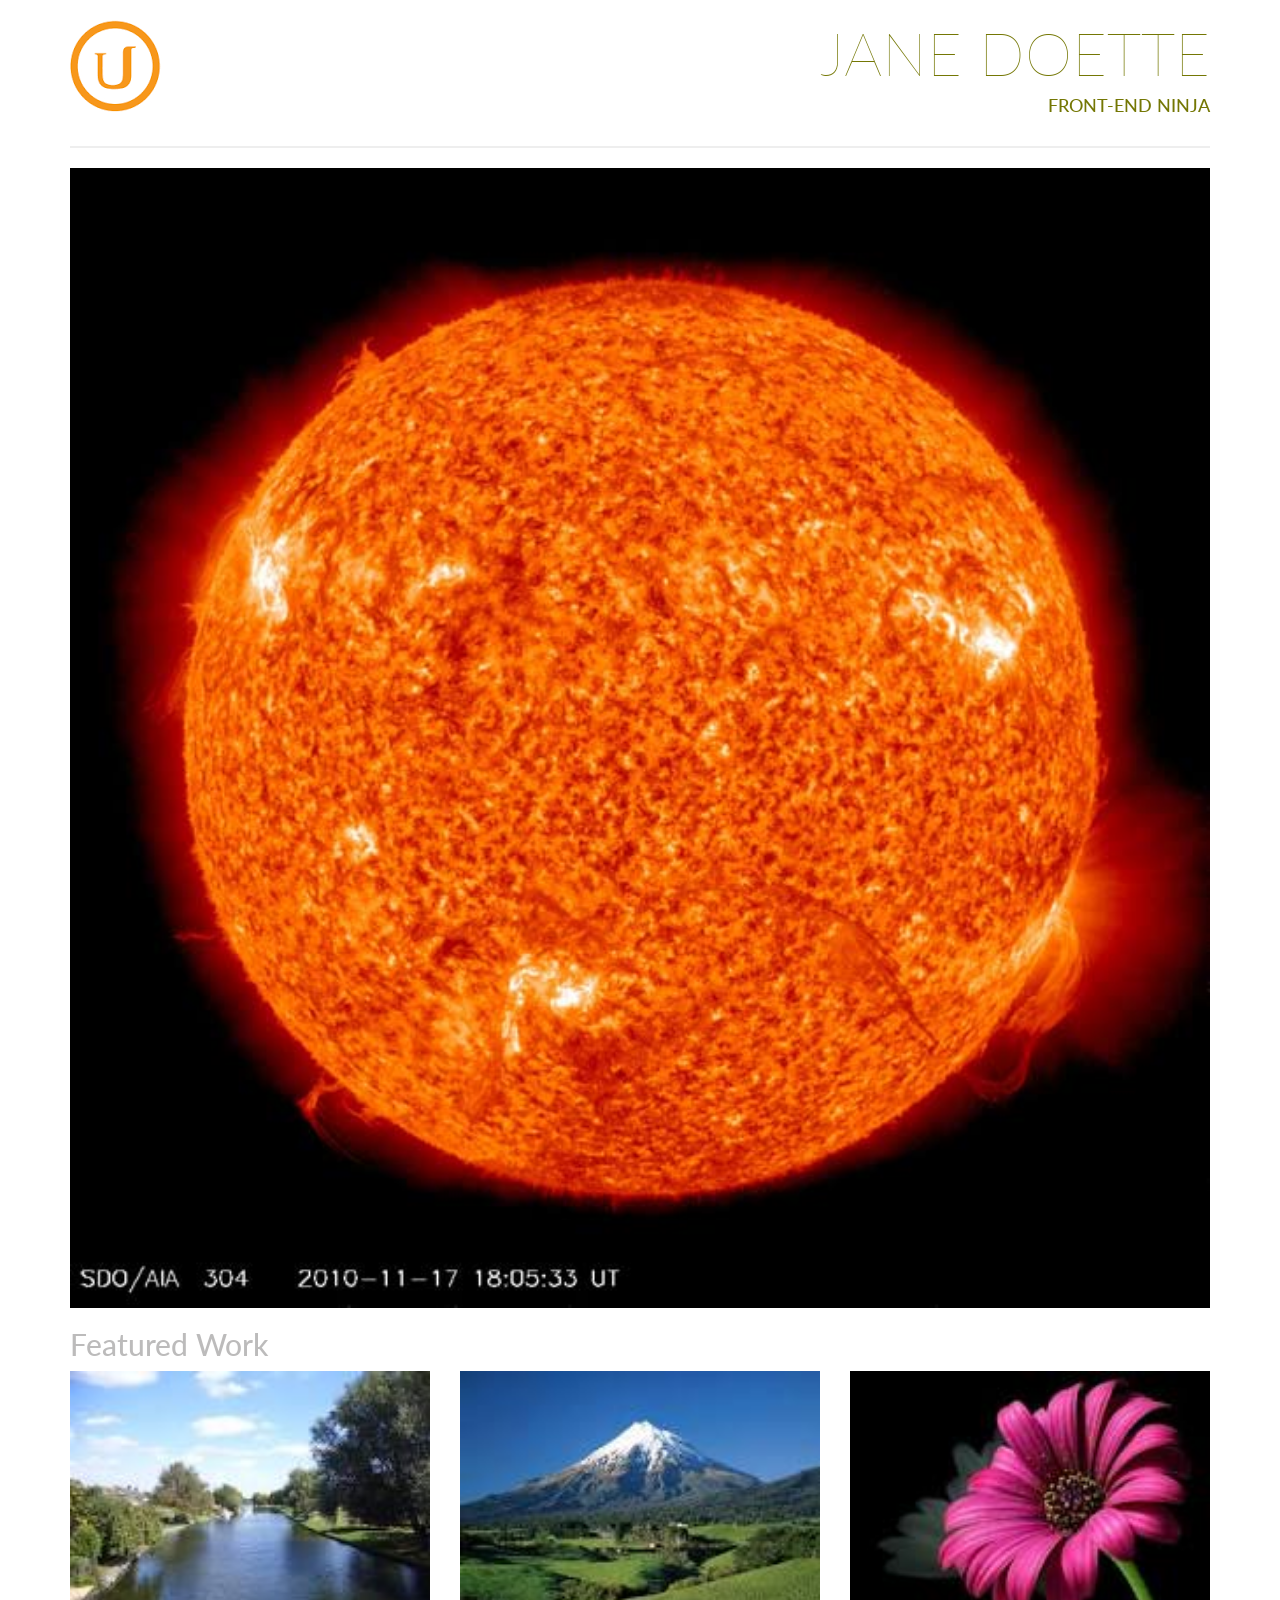
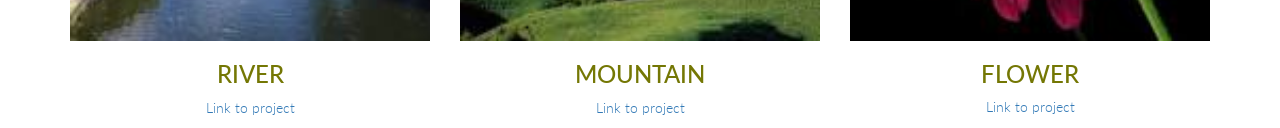
<file: Intro to html and css/index.html>
<!DOCTYPE html>
<html lang="en">
    <head>
        <meta charset="utf-8">
        <meta http-equiv="X-UA-Compatible" content="IE-edge">
        <meta name="viewport" content="width=device-width, initial-scale=1">
        <title>Nature Portfolio</title>
        <link rel="stylesheet" href="css/bootstrap.min.css">
        <link rel="stylesheet" href="css/stylesnature.css">
        

        <link href="https://fonts.googleapis.com/css?family=Lato:300" rel="stylesheet" type="text/css">
    </head>
    <body>
        <div class="container">
            <div class="row">
                <div class="col-md-6">
		            <img class="title-logo"src="images/logo.jpg" alt="udacity logo">
                </div>
                <div class="col-md-6 text-right text-uppercase">
                    <h1 class="title-super text-thin">Jane Doette</h1>
                    <h4>Front-end Ninja</h4>
                </div>
            </div>
            
	        <div class="row">
		        <div class="col-md-12">
                <hr>
                    <img class="img-responsive" src="images/sun.jpg"  alt="main sun image">
                </div>
            </div>
            <div class="row" style="color: #ffffff">
                <div class="col-md-12" >
                    <h2 class="text-muted">Featured Work</h2>
                </div>
            </div>
            <div class="row text-center">
                <div class="col-md-4">
                    <img class="img-responsive"  src="images/river.jpg" alt="river image">
                    <h3 class="text-uppercase">River</h3>
                    <p><a href="http://github.com" target="_blank">Link to project</a></p>
                </div>
                <div class="col-md-4">
                    <img class="img-responsive"  src="images/mountain.jpg" alt="mountain image">
                    <h3 class="text-uppercase">Mountain</h3>
                    <p><a href="http://github.com" target="_blank">Link to project</a></p>
                </div>
                <div class="col-md-4">
                    <img class="img-responsive"  src="images/flower.jpg" alt="flower image">
                    <h3 class="text-uppercase">Flower</h3>
                    <p><a href="http://github.com" target="_blank">Link to project</a></p>
                </div>
            </div>
        </div>
    </body>
</html>
</file>
<file: Intro to html and css/css/stylesnature.css>
body{
	font-family: 'Lato', sans-serif;
	color: #747704;
	font-weight: 300;
}

.text-muted {
	color: #bcbbbb;
}

.text-thin{
    font-weight: 100;
}

.title-super{
	font-size: 60px;
}

.title-logo{
	margin-top: 20px;
}

hr{
	border-width: 2px;
}
.img-responsive{
	width: 100%;
	height: auto;
}
</file>
